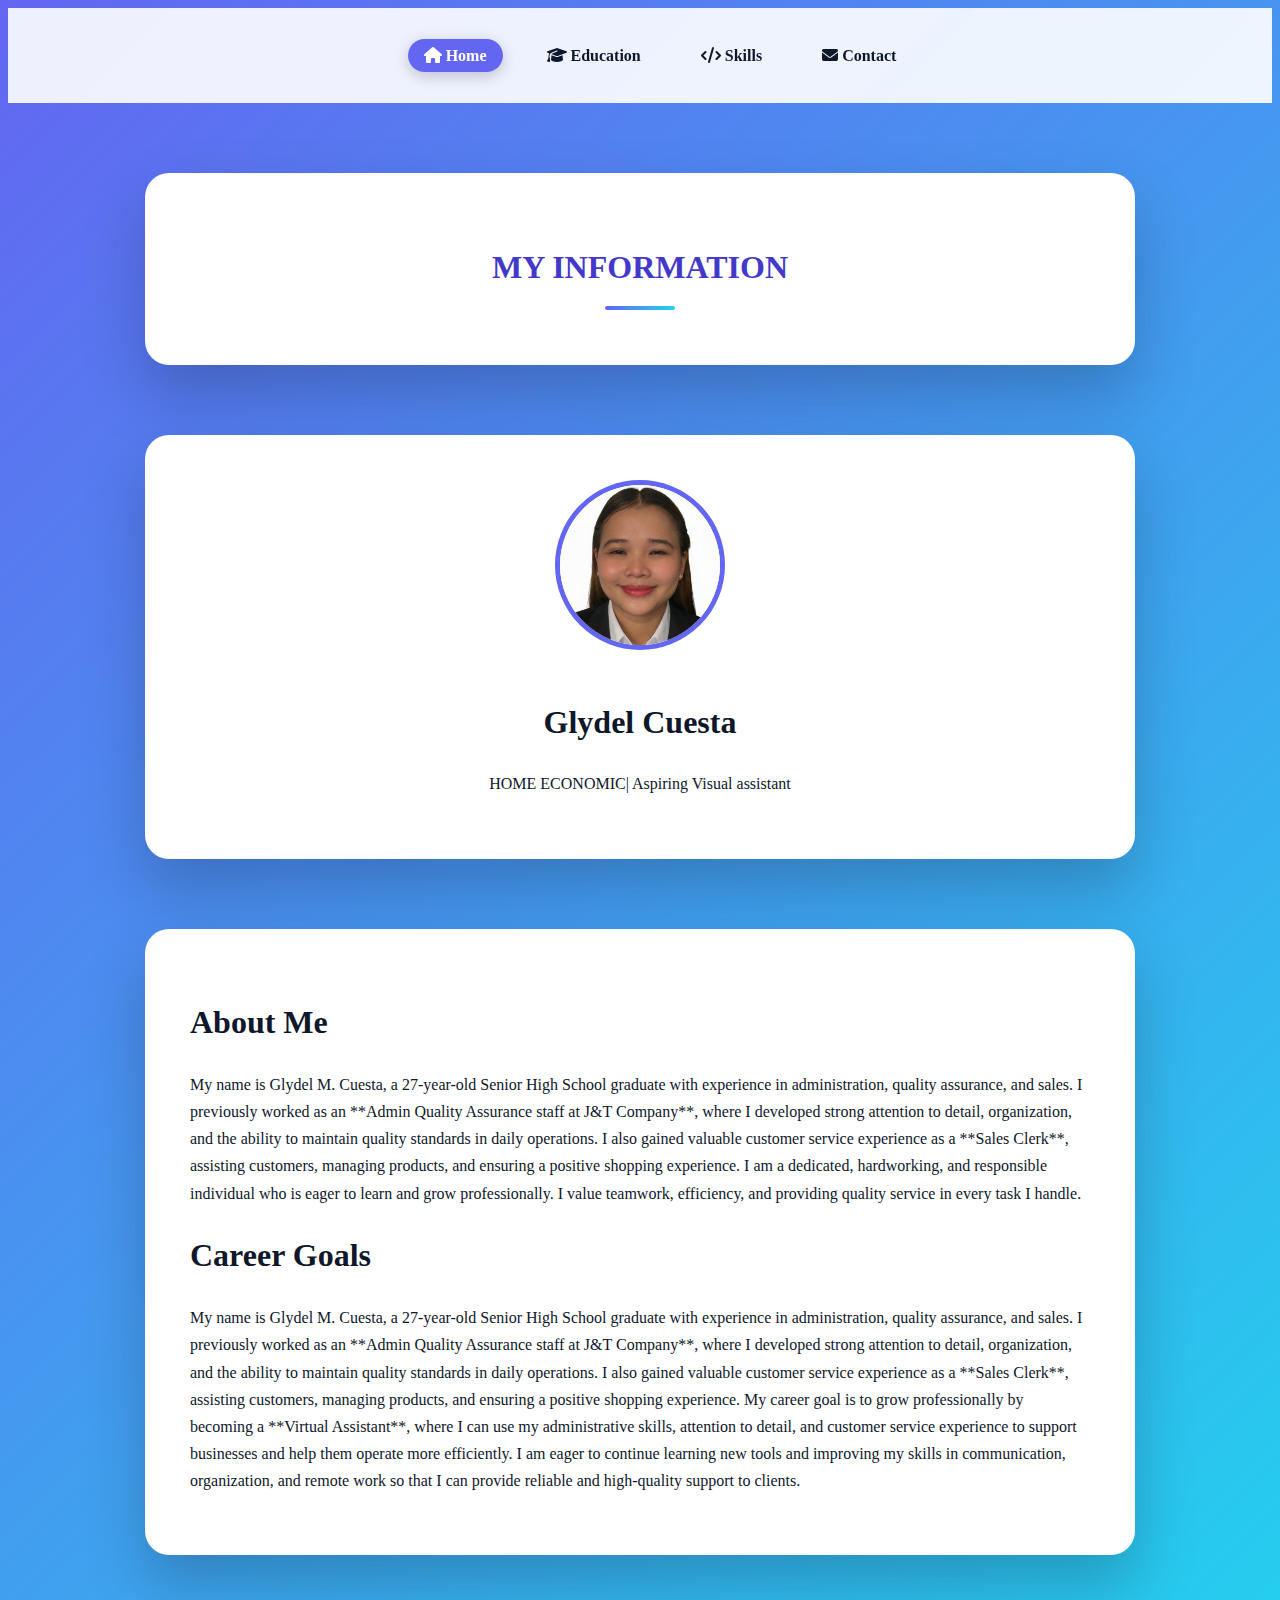
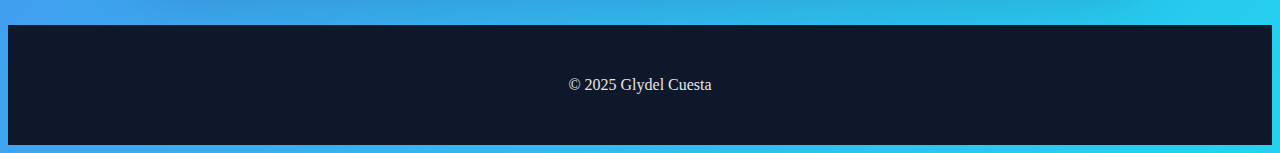
<file: index.html>
<!DOCTYPE html>
<html lang="en">
<head>
  <title>My E-Portfolio | About Me</title>
  <link rel="stylesheet" href="style1.css">
  <link rel="stylesheet" href="https://cdnjs.cloudflare.com/ajax/libs/font-awesome/6.5.0/css/all.min.css">

</head>
<body>
<nav>
  <ul>
   <li><a href="index.html"><i class="fa fa-house"></i> Home</a></li>
<li><a href="education.html"><i class="fa fa-graduation-cap"></i> Education</a></li>
<li><a href="skill.html"><i class="fa fa-code"></i> Skills</a></li>
<li><a href="contact.html"><i class="fa fa-envelope"></i> Contact</a></li>
  


  </ul>
</nav>
  <div class="container">
  <h1 class="page-title">MY INFORMATION</h1>
  <!-- your content here -->
</div>


<div class="container profile">
  <img src="2.png" alt="Profile Photo">
  <h1>Glydel Cuesta</h1>
  <p>HOME ECONOMIC| Aspiring Visual assistant</p>
</div>

<div class="container">
  <section>
    <h1>About Me</h1>
    <p>My name is Glydel M. Cuesta, a 27-year-old Senior High School graduate with experience in administration, quality assurance, and sales. I previously worked as an **Admin Quality Assurance staff at J&T Company**, where I developed strong attention to detail, organization, and the ability to maintain quality standards in daily operations. I also gained valuable customer service experience as a **Sales Clerk**, assisting customers, managing products, and ensuring a positive shopping experience.

I am a dedicated, hardworking, and responsible individual who is eager to learn and grow professionally. I value teamwork, efficiency, and providing quality service in every task I handle.
</p>
  </section>

  <section>
    <h1>Career Goals</h1>
    <p>My name is Glydel M. Cuesta, a 27-year-old Senior High School graduate with experience in administration, quality assurance, and sales. I previously worked as an **Admin Quality Assurance staff at J&T Company**, where I developed strong attention to detail, organization, and the ability to maintain quality standards in daily operations. I also gained valuable customer service experience as a **Sales Clerk**, assisting customers, managing products, and ensuring a positive shopping experience.

My career goal is to grow professionally by becoming a **Virtual Assistant**, where I can use my administrative skills, attention to detail, and customer service experience to support businesses and help them operate more efficiently. I am eager to continue learning new tools and improving my skills in communication, organization, and remote work so that I can provide reliable and high-quality support to clients.
</p>
  </section>
</div>

<footer>
  <p>© 2025 Glydel Cuesta</p>
</footer>
  
  <script>
const links = document.querySelectorAll('nav a');
const current = location.href;

links.forEach(link => {
  if(link.href === current){
    link.classList.add('active');
  }
});
</script>

</body>
</html>
</file>
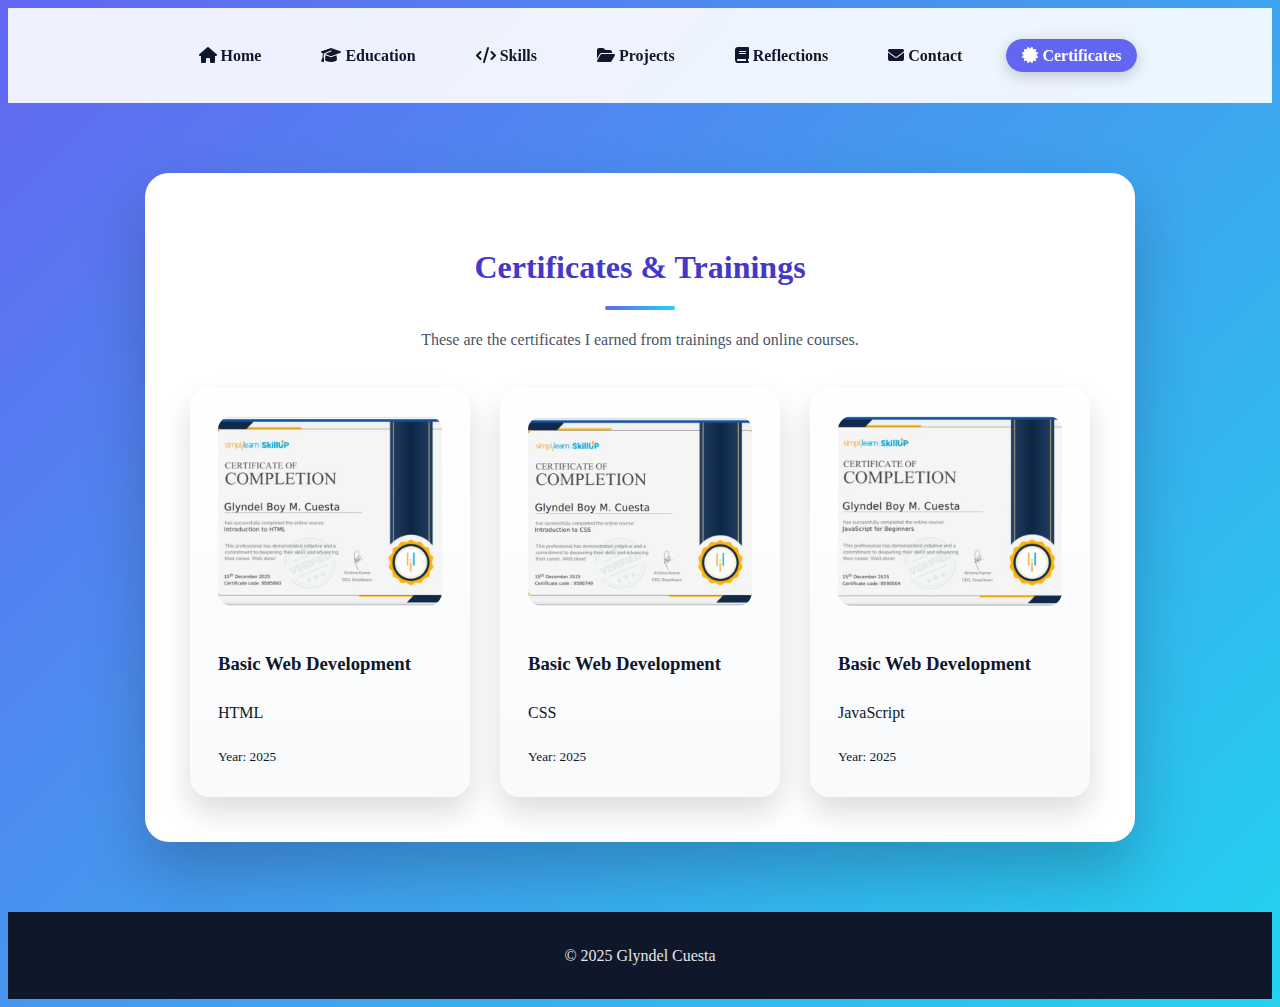
<file: certificates.html>
<!DOCTYPE html>
<html lang="en">
<head>
  <meta charset="UTF-8">
  <title>Certificates</title>

  <!-- Font Awesome for Icons -->
  <link rel="stylesheet" href="https://cdnjs.cloudflare.com/ajax/libs/font-awesome/6.5.0/css/all.min.css">

  <!-- CSS -->
  <link rel="stylesheet" href="style1.css">
</head>
<body>

<!-- NAVIGATION -->
<nav>
  <ul>
    <li><a href=index.html"><i class="fa fa-house"></i> Home</a></li>
    <li><a href="education.html"><i class="fa fa-graduation-cap"></i> Education</a></li>
    <li><a href="skill.html"><i class="fa fa-code"></i> Skills</a></li>
    <li><a href="project.html"><i class="fa fa-folder-open"></i> Projects</a></li>
    <li><a href="reflection.html"><i class="fa fa-book"></i> Reflections</a></li>
    <li><a href="contact.html"><i class="fa fa-envelope"></i> Contact</a></li>
    <li><a href="certificate.html" class="active"><i class="fa fa-certificate"></i> Certificates</a></li>
  </ul>
</nav>

<!-- MAIN CONTENT -->
<div class="container fade">
  <h1 class="page-title">Certificates & Trainings</h1>
  <p class="subtitle">These are the certificates I earned from trainings and online courses.</p>

  <div class="projects">
    <div class="card">
      <img src="certificates1.png" alt="Certificate 1" class="cert-img">
      <h3>Basic Web Development</h3>
      <p>HTML</p>
      <small>Year: 2025</small>
    </div>

    <div class="card">
      <img src="certificates2.png" alt="Certificate 2" class="cert-img">
      <h3>Basic Web Development</h3>
      <p>CSS</p>
      <small>Year: 2025</small>
    </div>

    <div class="card">
      <img src="certificates3.png" alt="Certificate 3" class="cert-img">
      <h3>Basic Web Development</h3>
      <p>JavaScript</p>
      <small>Year: 2025</small>
    </div>
  </div>
</div>

<!-- FOOTER -->
<footer>
  © 2025 Glyndel Cuesta
</footer>

<!-- HIGHLIGHT ACTIVE NAV LINK -->
<script>
const links = document.querySelectorAll('nav a');
const current = window.location.href;

links.forEach(link => {
  if(link.href === current){
    link.classList.add('active');
  }
});
</script>

</body>
</html>
</file>
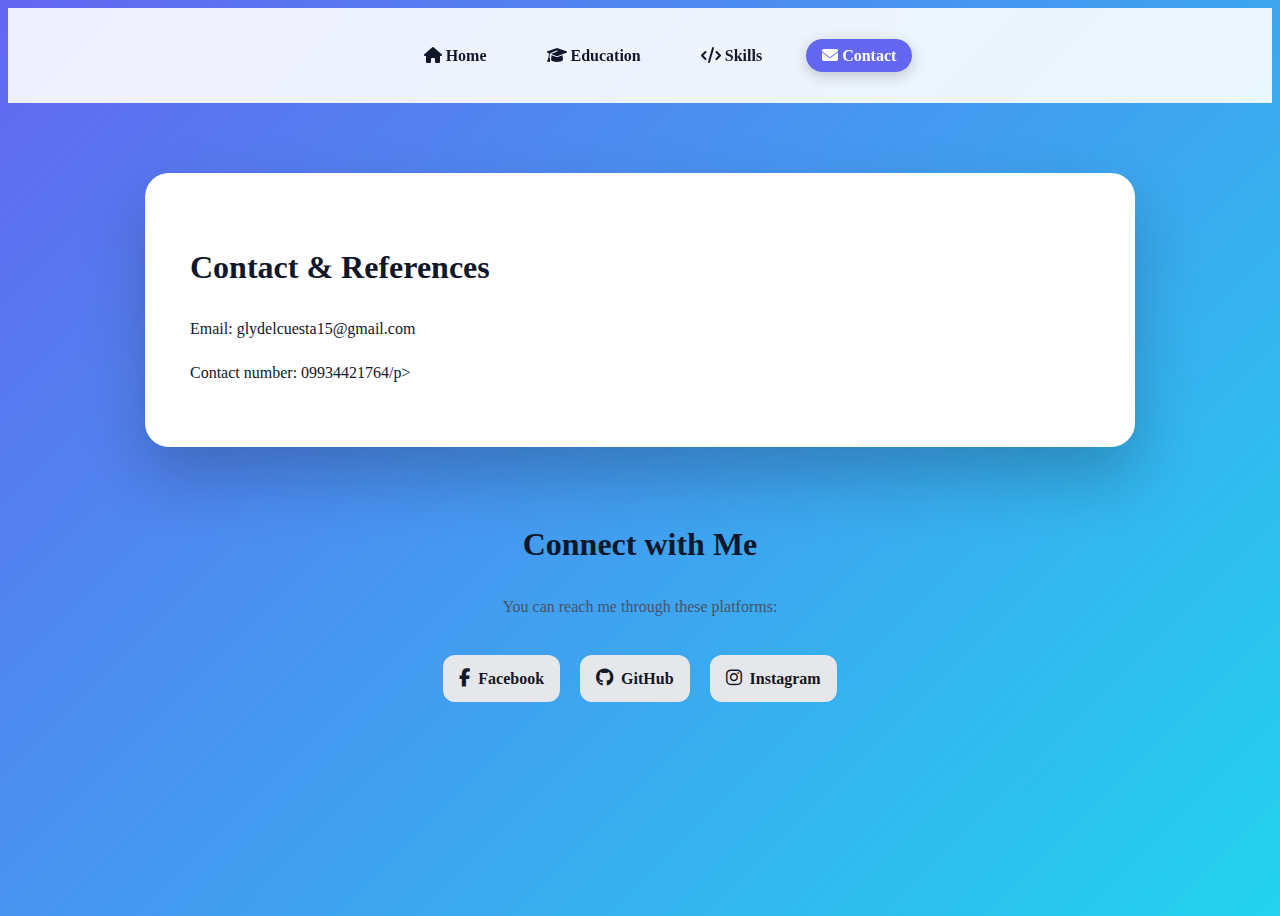
<file: contact.html>
<!-- =======================
FILE: contact.html
======================= -->
<!DOCTYPE html>
<html>
<head>
  <title>Contact</title>
  <link rel="stylesheet" href="style1.css">
  <link rel="stylesheet" href="https://cdnjs.cloudflare.com/ajax/libs/font-awesome/6.5.0/css/all.min.css">

</head>
<body>
<nav>
  <ul>
    <li><a href="index.html"><i class="fa fa-house"></i> Home</a></li>
<li><a href="education.html"><i class="fa fa-graduation-cap"></i> Education</a></li>
<li><a href="skill.html"><i class="fa fa-code"></i> Skills</a></li>
<li><a href="contact.html"><i class="fa fa-envelope"></i> Contact</a></li>
    

  </ul>
</nav>

<div class="container">
  <h1>Contact & References</h1>
  <p>Email: glydelcuesta15@gmail.com</p>
  <p>Contact number: 09934421764/p>
</div>
  
  <div class="social-media">
  <h1 style="text-align: center;">Connect with Me</h1>
  <p class="subtitle">You can reach me through these platforms:</p>
  <div class="social-links">
    <a href="https://www.facebook.com/glydel.cuesta.9" target="_blank">
      <i class="fab fa-facebook-f"></i> Facebook
    </a>
    <a href="https://github.com/YourProfile" target="_blank">
      <i class="fab fa-github"></i> GitHub
    </a>
    <a href="https://www.instagram.com/_glyndz?igsh=c2oxZGhxaWxlOGFq" target="_blank">
      <i class="fab fa-instagram"></i> Instagram
    </a>
  </div>
</div>

  <script>
const links = document.querySelectorAll('nav a');
const current = location.href;

links.forEach(link => {
  if(link.href === current){
    link.classList.add('active');
  }
});
</script>

  
</body>
</html>
</file>
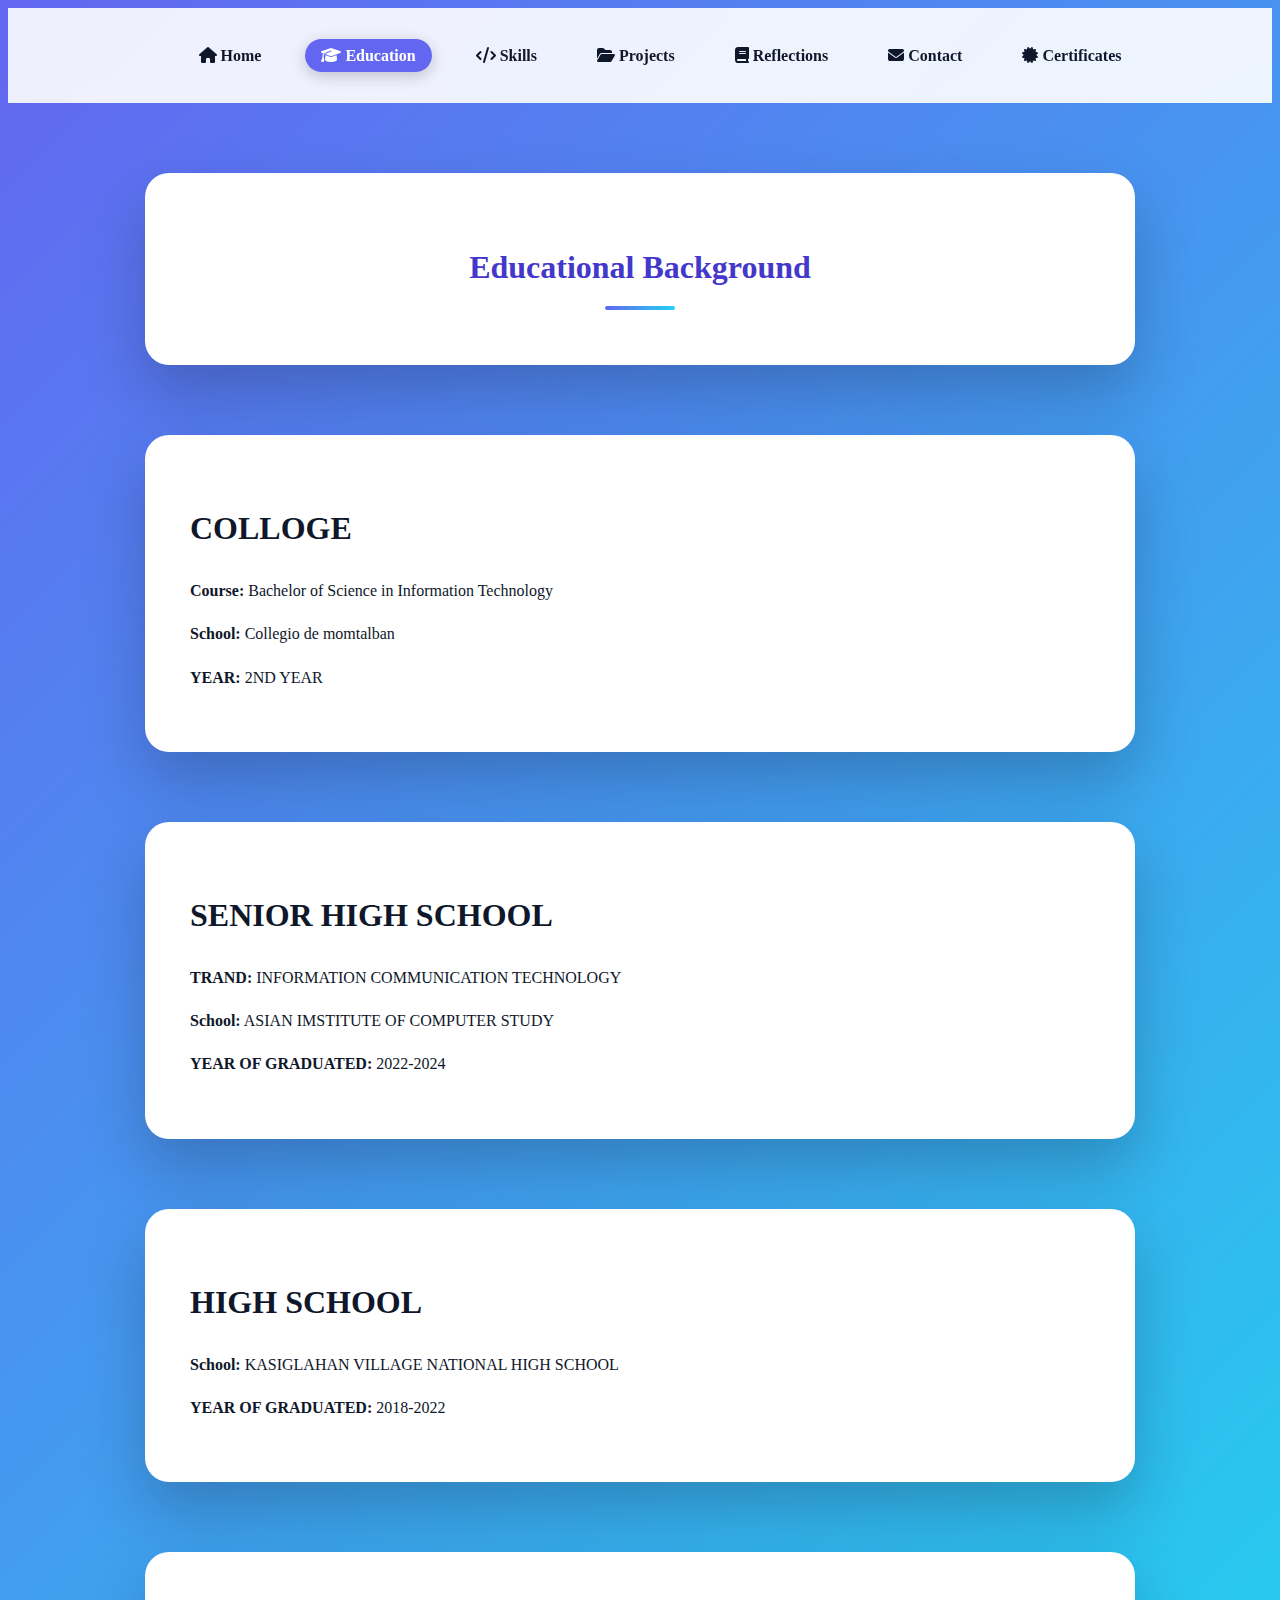
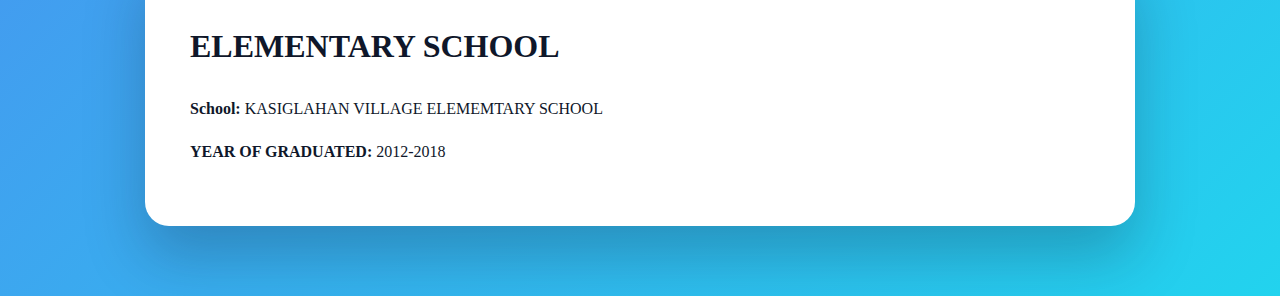
<file: education.html>
<!DOCTYPE html>
<html>
<head>
  <title>Education</title>
  <link rel="stylesheet" href="style1.css">
  <link rel="stylesheet" href="https://cdnjs.cloudflare.com/ajax/libs/font-awesome/6.5.0/css/all.min.css">
</head>
<body>
<nav>
  <ul>
    <li><a href="index.html"><i class="fa fa-house"></i> Home</a></li>
<li><a href="education.html"><i class="fa fa-graduation-cap"></i> Education</a></li>
<li><a href="skill.html"><i class="fa fa-code"></i> Skills</a></li>
<li><a href="project.html"><i class="fa fa-folder-open"></i> Projects</a></li>
<li><a href="reflection.html"><i class="fa fa-book"></i> Reflections</a></li>
<li><a href="contact.html"><i class="fa fa-envelope"></i> Contact</a></li>
    <li><a href="certificates.html"><i class="fa fa-certificate"></i> Certificates</a></li>

  </ul>
</nav>
  <div class="container">
  <h1 class="page-title">Educational Background</h1>

  <!-- your content here -->
</div>

<div class="container">
  <h1>COLLOGE</h1>
  <p><b>Course:</b> Bachelor of Science in Information Technology</p>
  <p><b>School:</b> Collegio de momtalban</p>
  <p><b>YEAR:</b> 2ND YEAR</p>
</div>
  
  <div class="container">
  <h1>SENIOR HIGH SCHOOL</h1>
  <p><b>TRAND:</b> INFORMATION COMMUNICATION TECHNOLOGY</p>
  <p><b>School:</b> ASIAN IMSTITUTE OF COMPUTER STUDY</p>
  <p><b>YEAR OF GRADUATED:</b> 2022-2024</p>
</div>
  
  <div class="container">
  <h1>HIGH SCHOOL</h1>
  <p><b>School:</b> KASIGLAHAN VILLAGE NATIONAL HIGH SCHOOL</p>
  <p><b>YEAR OF GRADUATED:</b> 2018-2022</p>
</div>
  
  <div class="container">
  <h1>ELEMENTARY SCHOOL</h1>
  <p><b>School:</b> KASIGLAHAN VILLAGE ELEMEMTARY SCHOOL</p>
  <p><b>YEAR OF GRADUATED:</b> 2012-2018</p>
</div>
  <script>
const links = document.querySelectorAll('nav a');
const current = location.href;

links.forEach(link => {
  if(link.href === current){
    link.classList.add('active');
  }
});
</script>

</body>
</html>
</file>
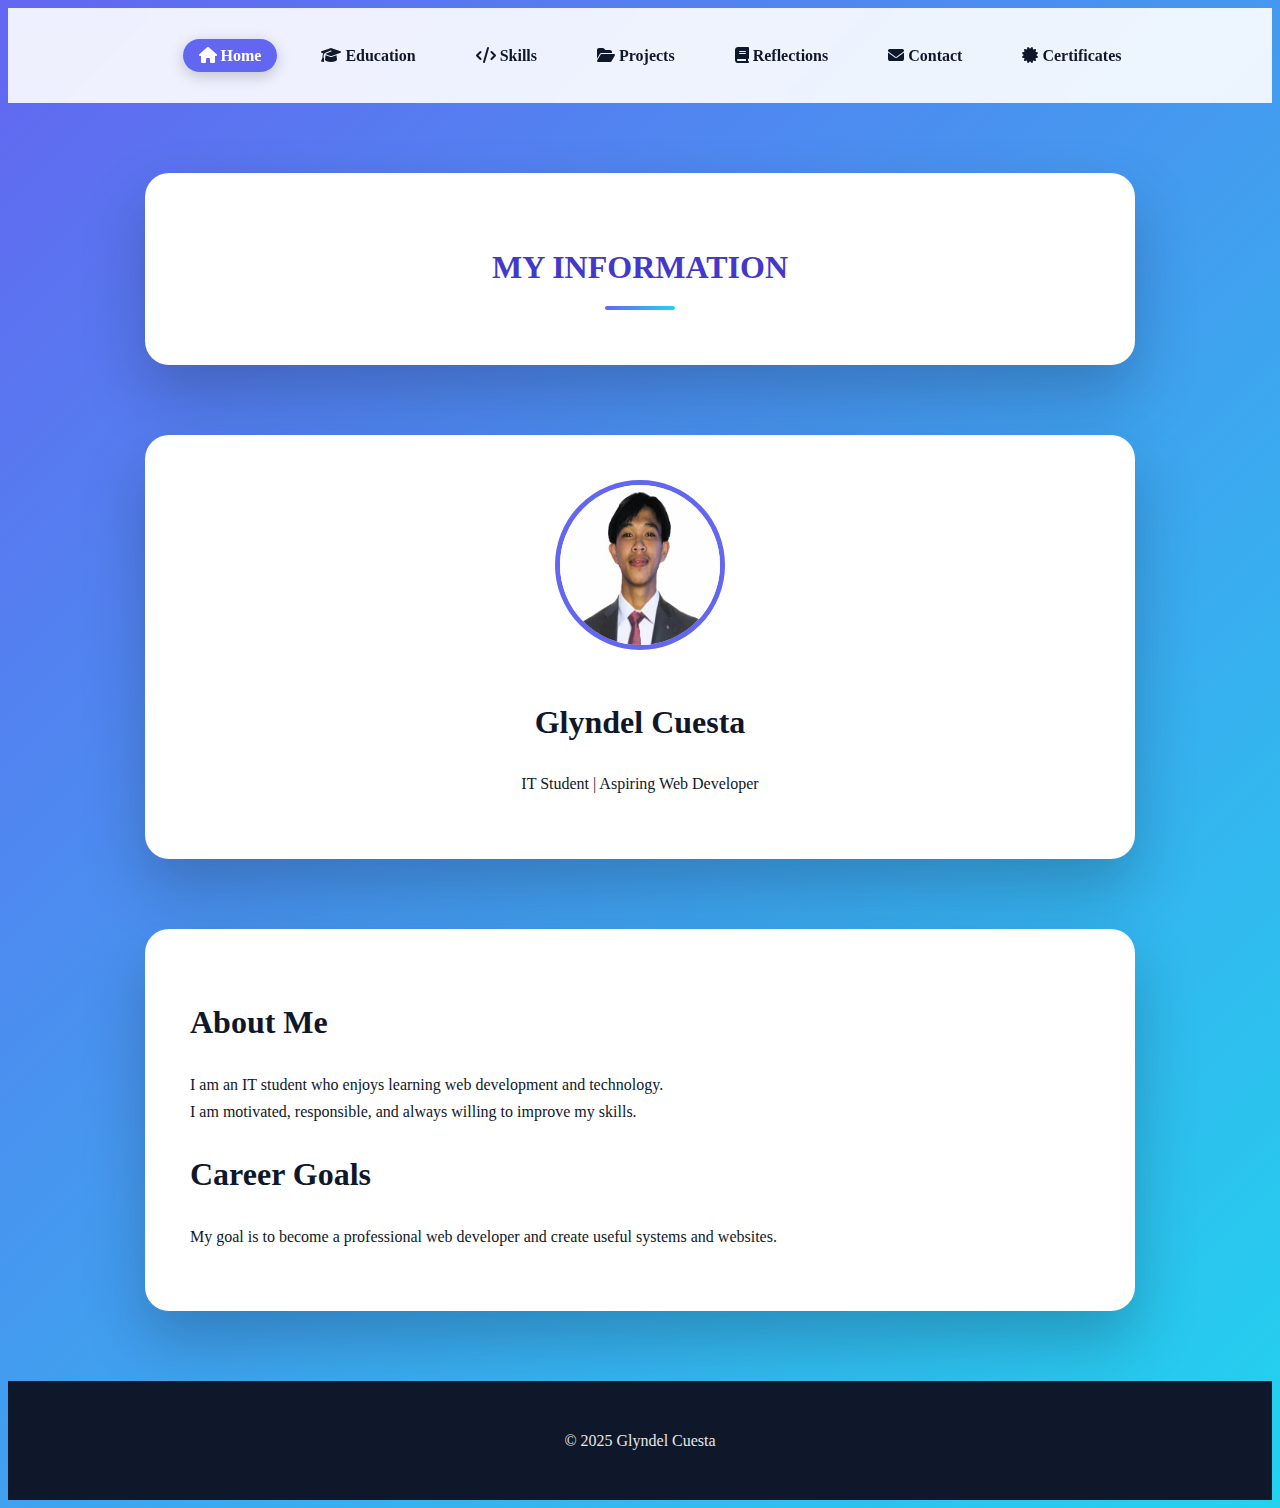
<file: glyndel.html>
<!DOCTYPE html>
<html lang="en">
<head>
  <meta charset="UTF-8">
  <meta name="viewport" content="width=device-width, initial-scale=1.0">
  <title>My E-Portfolio | About Me</title>
  <link rel="stylesheet" href="style1.css">
  <link rel="stylesheet" href="https://cdnjs.cloudflare.com/ajax/libs/font-awesome/6.5.0/css/all.min.css">

</head>
<body>
<nav>
  <ul>
   <li><a href="glyndel.html"><i class="fa fa-house"></i> Home</a></li>
<li><a href="education.html"><i class="fa fa-graduation-cap"></i> Education</a></li>
<li><a href="skill.html"><i class="fa fa-code"></i> Skills</a></li>
<li><a href="project.html"><i class="fa fa-folder-open"></i> Projects</a></li>
<li><a href="reflection.html"><i class="fa fa-book"></i> Reflections</a></li>
<li><a href="contact.html"><i class="fa fa-envelope"></i> Contact</a></li>
    <li><a href="certificates.html"><i class="fa fa-certificate"></i> Certificates</a></li>


  </ul>
</nav>
  <div class="container">
  <h1 class="page-title">MY INFORMATION</h1>
  <!-- your content here -->
</div>


<div class="container profile">
  <img src="glyndel.jpeg" alt="Profile Photo">
  <h1>Glyndel Cuesta</h1>
  <p>IT Student | Aspiring Web Developer</p>
</div>

<div class="container">
  <section>
    <h1>About Me</h1>
    <p>I am an IT student who enjoys learning web development and technology.<br>
      I am motivated, responsible, and always willing to improve my skills.</p>
  </section>

  <section>
    <h1>Career Goals</h1>
    <p>My goal is to become a professional web developer and create useful systems and websites.</p>
  </section>
</div>

<footer>
  <p>© 2025 Glyndel Cuesta</p>
</footer>
  
  <script>
const links = document.querySelectorAll('nav a');
const current = location.href;

links.forEach(link => {
  if(link.href === current){
    link.classList.add('active');
  }
});
</script>

</body>
</html>
</file>
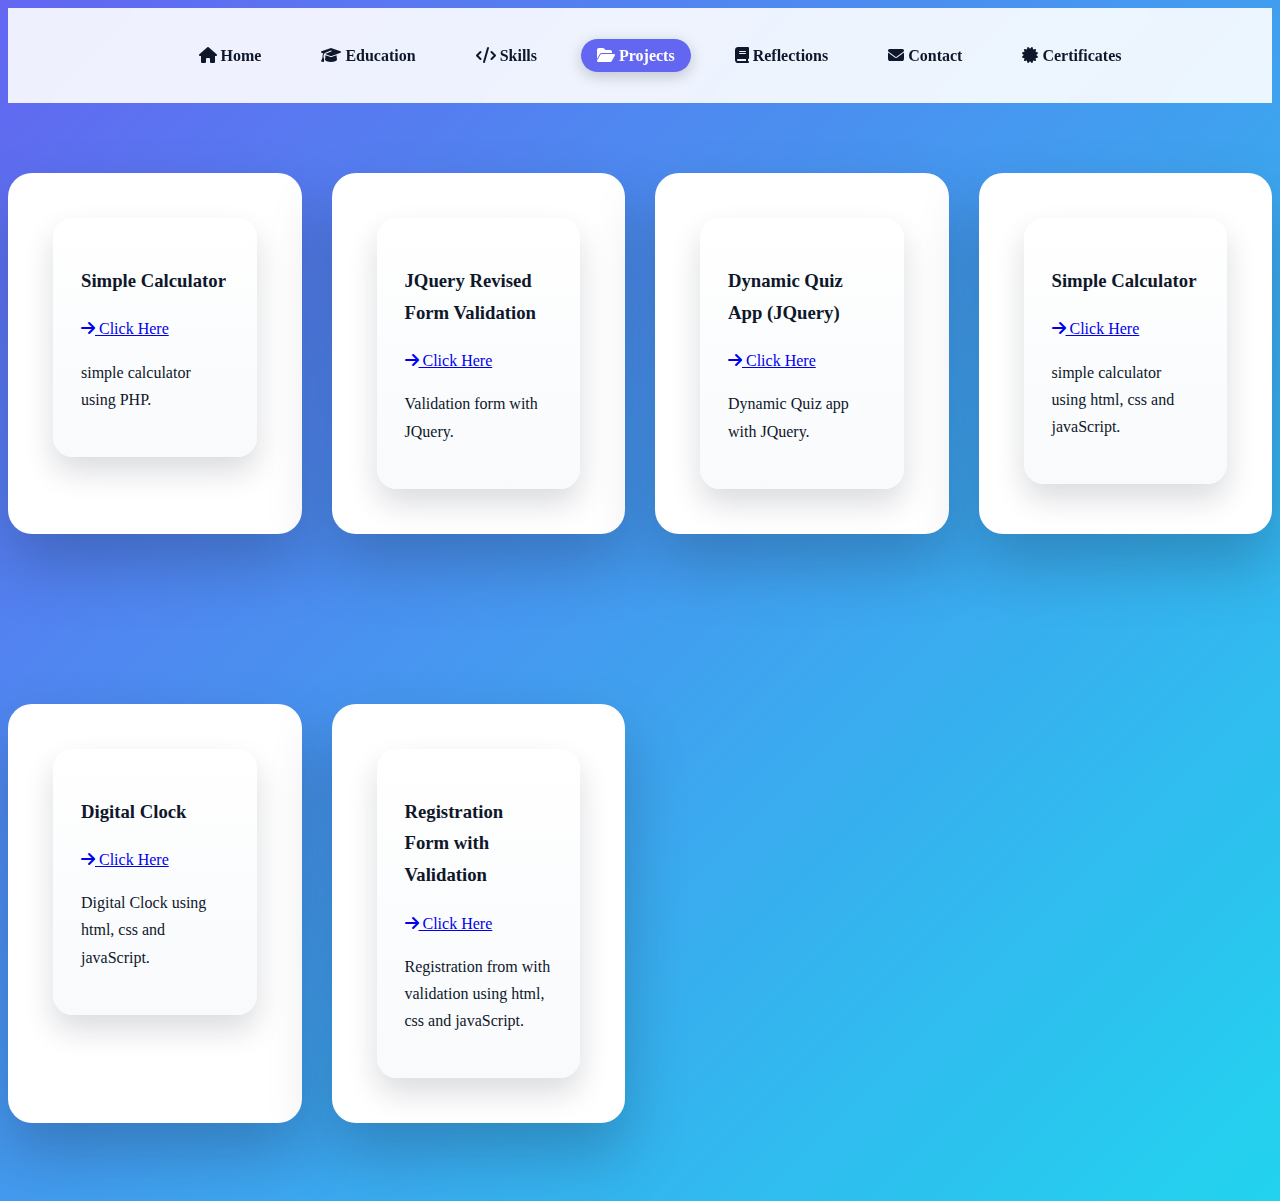
<file: project.html>
<!-- =======================
FILE: projects.html
======================= -->
<!DOCTYPE html>
<html>
<head>
  <title>Projects</title>
  <link rel="stylesheet" href="style1.css">
  <link rel="stylesheet" href="https://cdnjs.cloudflare.com/ajax/libs/font-awesome/6.5.0/css/all.min.css">

</head>
<body>
<nav>
  <ul>
    <li><a href="index.html"><i class="fa fa-house"></i> Home</a></li>
<li><a href="education.html"><i class="fa fa-graduation-cap"></i> Education</a></li>
<li><a href="skill.html"><i class="fa fa-code"></i> Skills</a></li>
<li><a href="project.html"><i class="fa fa-folder-open"></i> Projects</a></li>
<li><a href="reflection.html"><i class="fa fa-book"></i> Reflections</a></li>
<li><a href="contact.html"><i class="fa fa-envelope"></i> Contact</a></li>
    <li><a href="certificates.html"><i class="fa fa-certificate"></i> Certificates</a></li>

  </ul>
</nav>

<div class="projects">
  <div class="container fade">
  <div class="card">
    <h3>Simple Calculator</h3>
    <a href="http://phpcalculator.rf.gd/">
      <i class="fas fa-arrow-right"></i> Click Here
    </a>
    <p>simple calculator using PHP.</p>
  </div>
    </div>
  
  
    
    <div class="projects">
  <div class="container fade">
  <div class="card">
    <h3>JQuery Revised Form Validation</h3>
    <a href="https://glyndelcuesta1414-maker.github.io/JQuaru-revised-form-validation-/">
      <i class="fas fa-arrow-right"></i> Click Here
    </a>
    <p>Validation form with JQuery.</p>
  </div>
    </div>
    </div>
      
    <div class="projects">
  <div class="container fade">
  <div class="card">
    <h3>Dynamic Quiz App (JQuery)</h3>
    <a href="https://glyndelcuesta1414-maker.github.io/Dynamic-quiz-app/">
      <i class="fas fa-arrow-right"></i> Click Here
    </a>
    <p>Dynamic Quiz app with JQuery.</p>
  </div>
    </div>
  </div>
    
    <div class="projects">
  <div class="container fade">
  <div class="card">
    <h3>Simple Calculator</h3>
    <a href="https://glyndelcuesta1414-maker.github.io/Simple-calculator/">
      <i class="fas fa-arrow-right"></i> Click Here
    </a>
    <p>simple calculator using html, css and javaScript.</p>
  </div>
    </div>
    </div>
      
      <div class="projects">
  <div class="container fade">
  <div class="card">
    <h3>Digital Clock</h3>
    <a href="https://glyndelcuesta1414-maker.github.io/Digital-clock/">
      <i class="fas fa-arrow-right"></i> Click Here
    </a>
    <p>Digital Clock using html, css and javaScript.</p>
  </div>
    </div>
      </div>
        
        <div class="projects">
  <div class="container fade">
  <div class="card">
    <h3>Registration Form with Validation</h3>
    <a href="https://glyndelcuesta1414-maker.github.io/Registration-form-with-validation-/">
      <i class="fas fa-arrow-right"></i> Click Here
    </a>
    <p>Registration from with validation using html, css and javaScript.</p>
  </div>
    </div>
        </div>
         
    <script>
const links = document.querySelectorAll('nav a');
const current = location.href;

links.forEach(link => {
  if(link.href === current){
    link.classList.add('active');
  }
});
</script>


</body>
</html>
</file>
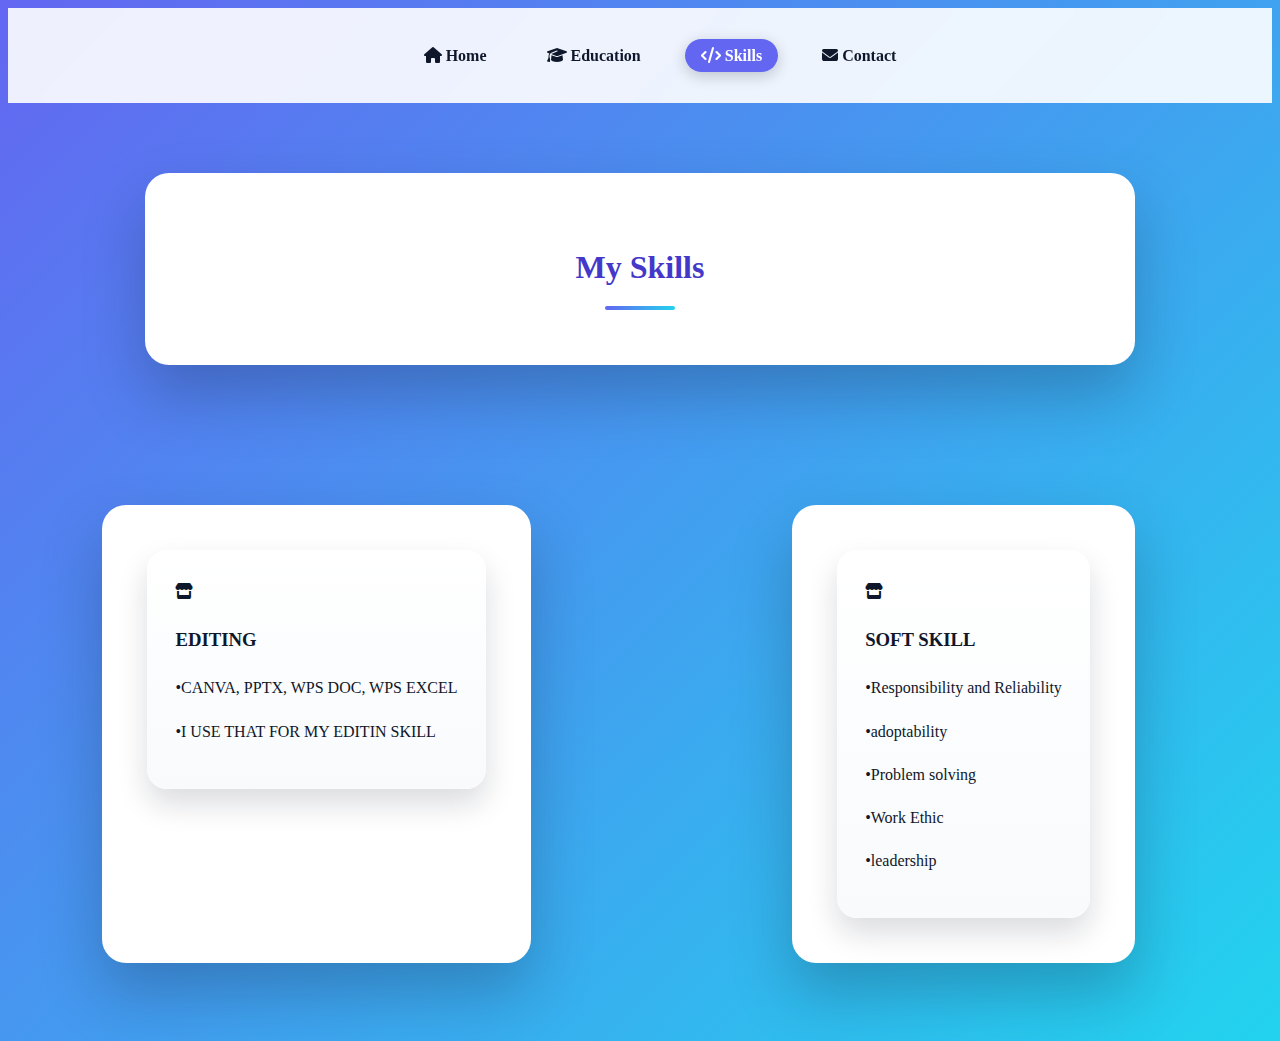
<file: skill.html>
<!-- =======================
FILE: skills.html
======================= -->
<!DOCTYPE html>
<html>
<head>
  <title>Skills</title>
  <link rel="stylesheet" href="style1.css">
  <link rel="stylesheet" href="https://cdnjs.cloudflare.com/ajax/libs/font-awesome/6.5.0/css/all.min.css">

</head>
<body>
<nav>
  <ul>
    <li><a href="index.html"><i class="fa fa-house"></i> Home</a></li>
<li><a href="education.html"><i class="fa fa-graduation-cap"></i> Education</a></li>
<li><a href="skill.html"><i class="fa fa-code"></i> Skills</a></li>
<li><a href="contact.html"><i class="fa fa-envelope"></i> Contact</a></li>
   

  </ul>
</nav>

  <div class="container">
  <h1 class="page-title">My Skills</h1>
  <!-- your content here -->
</div>

  
<div class="projects">
  <div class="container fade">
  <div class="card">
    <i class="fa fa-store"></i>
    <h3>EDITING</h3>
    <p>•CANVA, PPTX, WPS DOC, WPS EXCEL</p>
  <p> •I USE THAT FOR MY EDITIN SKILL</p>
  </div>
    </div>
  
  <div class="projects">
  <div class="container fade">
  <div class="card">
    <i class="fa fa-store"></i>
    <h3>SOFT SKILL</h3>
    <p>•Responsibility and Reliability</p>
    <p>•adoptability</p>
    <p>•Problem solving</p>
    <p>•Work Ethic</p>
    <p>•leadership</p>
  </div>
    </div>
  </div>
  
  
<script>
const links = document.querySelectorAll('nav a');
const current = location.href;

links.forEach(link => {
  if(link.href === current){
    link.classList.add('active');
  }
});
</script>


</body>
</html>
</file>
<file: style1.css>
<style>
/* ===== RESET ===== */
*{
  margin:0;
  padding:0;
  box-sizing:border-box;
  font-family:'Poppins','Segoe UI',sans-serif;
}

/* ===== BODY ===== */
body{
  min-height:100vh;
  background:linear-gradient(135deg,#6366f1,#22d3ee);
  color:#0f172a;
  line-height:1.7;
}

/* ===== NAVBAR ===== */
nav{
  background:rgba(255,255,255,0.9);
  backdrop-filter:blur(10px);
  padding:18px 0;
  position:sticky;
  top:0;
  z-index:100;
}

nav ul{
  display:flex;
  justify-content:center;
  gap:28px;
  list-style:none;
}

nav a{
  color:#0f172a;
  text-decoration:none;
  font-weight:600;
  padding:8px 16px;
  border-radius:999px;
  transition:all 0.3s ease;
}

nav a:hover{
  background:#6366f1;
  color:#ffffff;
}

/* ===== CONTAINER ===== */
.container{
  max-width:900px;
  margin:70px auto;
  background:#ffffff;
  padding:45px;
  border-radius:24px;
  box-shadow:0 30px 60px rgba(15,23,42,0.25);
  animation:fadeUp 0.9s ease;
}

/* ===== PROFILE ===== */
.profile{
  text-align:center;
}

.profile img{
  width:160px;
  height:160px;
  border-radius:50%;
  border:5px solid #6366f1;
  margin-bottom:15px;
}

/* ===== TITLES ===== */
.page-title{
  text-align:center;
  font-size:32px;
  font-weight:700;
  color:#4338ca;
  margin-bottom:10px;
}

.page-title::after{
  content:'';
  display:block;
  width:70px;
  height:4px;
  background:linear-gradient(90deg,#6366f1,#22d3ee);
  margin:12px auto 0;
  border-radius:10px;
}

.subtitle{
  text-align:center;
  color:#475569;
  margin-bottom:35px;
}

/* ===== PROJECT / CERT GRID ===== */
.projects{
  display:grid;
  grid-template-columns:repeat(auto-fit,minmax(250px,1fr));
  gap:30px;
}

/* ===== CARD ===== */
.card{
  background:linear-gradient(180deg,#ffffff,#f8fafc);
  padding:28px;
  border-radius:20px;
  box-shadow:0 15px 30px rgba(15,23,42,0.15);
  transition:all 0.35s ease;
}

.card:hover{
  transform:translateY(-12px);
  box-shadow:0 25px 45px rgba(15,23,42,0.25);
}

/* ===== CERTIFICATE IMAGE ===== */
.cert-img{
  width:100%;
  height:190px;
  object-fit:cover;
  border-radius:14px;
  margin-bottom:15px;
  transition:transform 0.35s ease;
}

.cert-img:hover{
  transform:scale(1.05);
}

/* ===== FOOTER ===== */
footer{
  background:#0f172a;
  color:#e5e7eb;
  text-align:center;
  padding:30px;
  margin-top:70px;
}

/* ===== ANIMATION ===== */
@keyframes fadeUp{
  from{
    opacity:0;
    transform:translateY(25px);
  }
  to{
    opacity:1;
    transform:translateY(0);
  }
}

/* ===== RESPONSIVE ===== */
@media(max-width:768px){
  .container{
    margin:40px 15px;
    padding:30px;
  }

  .page-title{
    font-size:26px;
  }
}
.social-links{
  display:flex;
  flex-wrap:wrap;
  justify-content:center;
  gap:20px;
  margin-top:20px;
}

.social-links a{
  display:flex;
  align-items:center;
  gap:8px;
  padding:10px 16px;
  border-radius:12px;
  background:#e5e7eb;
  color:#111827;
  text-decoration:none;
  font-weight:600;
  transition:all 0.3s ease;
}

.social-links a i{
  font-size:18px;
}

.social-links a:hover{
  background:linear-gradient(90deg,#6366f1,#22d3ee);
  color:#ffffff;
  transform:translateY(-3px);
}

nav a.active{
  background: #6366f1;   /* highlight background */
  color: #ffffff;         /* text color */
  box-shadow: 0 4px 15px rgba(0,0,0,0.2);
}
nav a{
  transition: all 0.3s ease;
}

/* ===== MOBILE RESPONSIVE FIX ===== */
@media (max-width: 600px){

  nav ul{
    flex-wrap: wrap;
    gap: 12px;
  }

  nav a{
    font-size: 14px;
    padding: 8px 12px;
  }

  .container{
    margin: 30px 12px;
    padding: 25px;
  }

  .projects{
    grid-template-columns: 1fr;
  }

  .cert-img{
    height: auto;
  }

  .page-title{
    font-size: 24px;
  }
}



</style>
</file>
